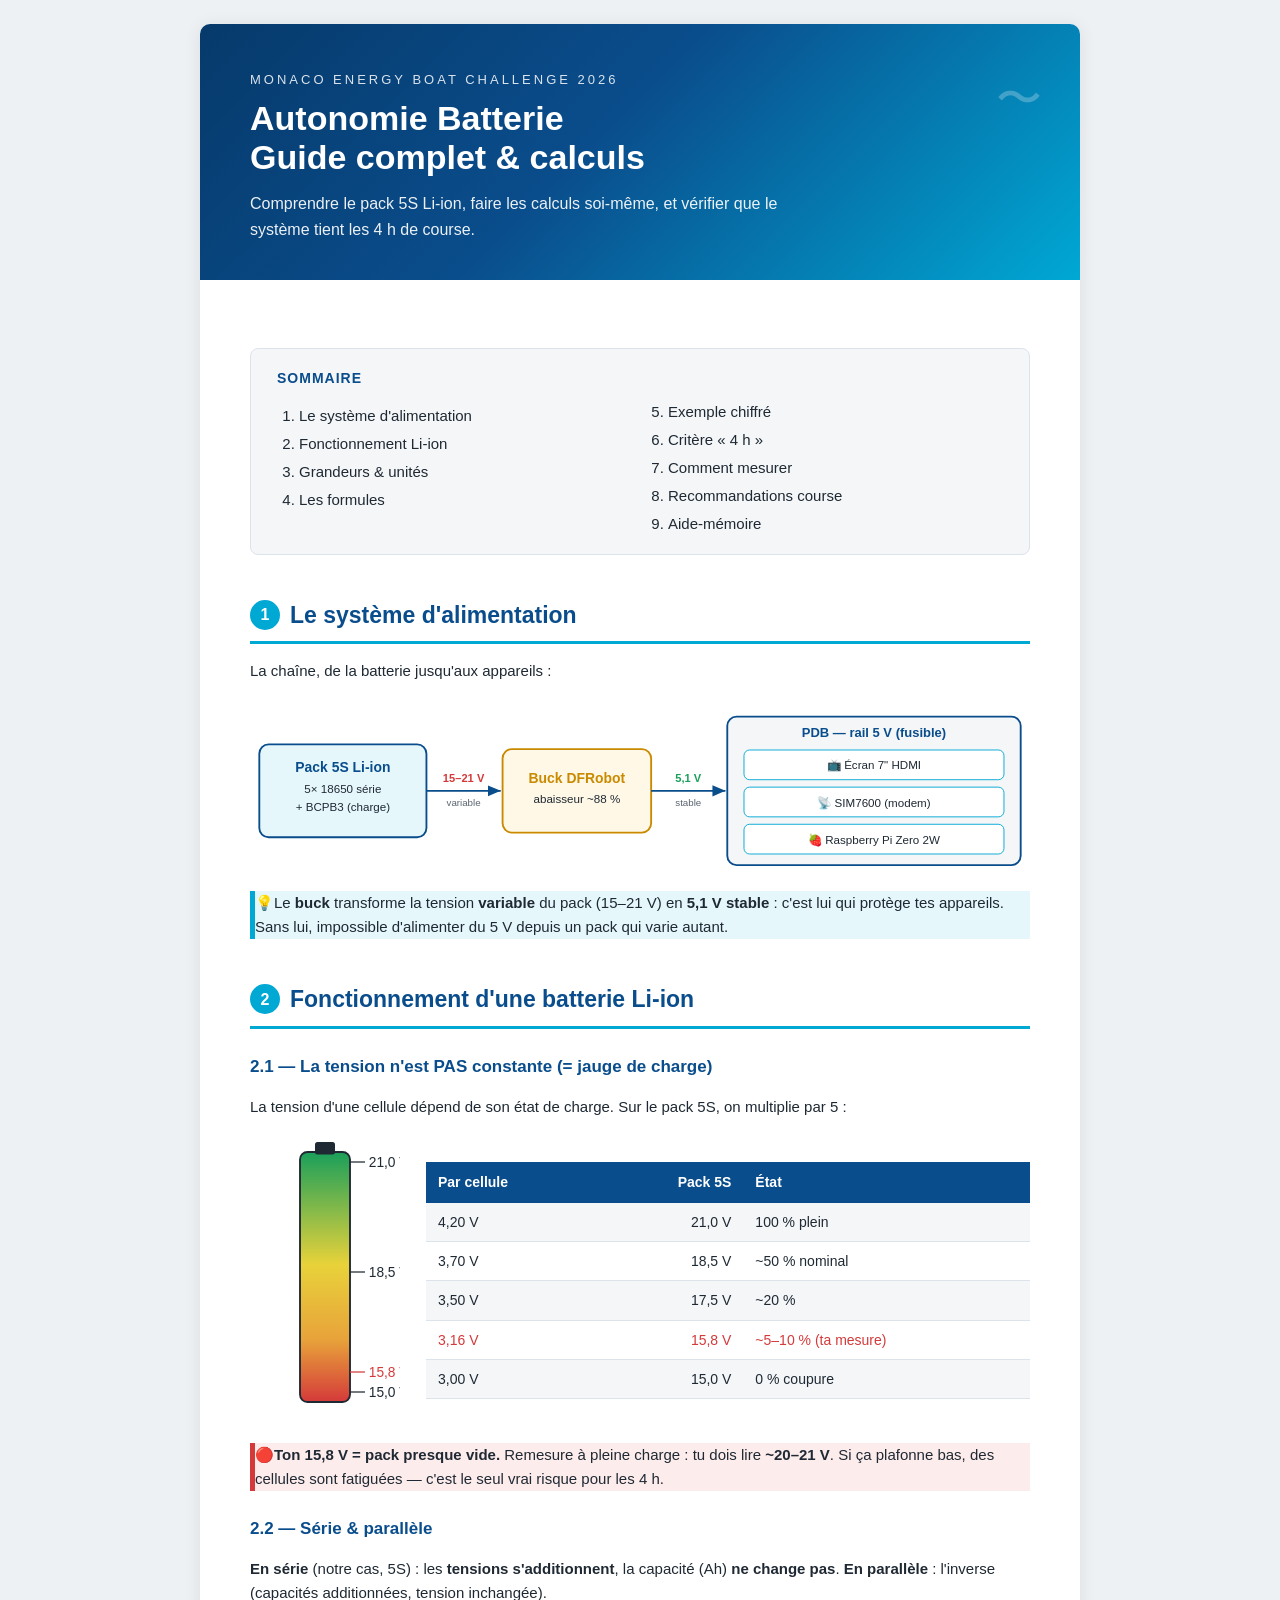
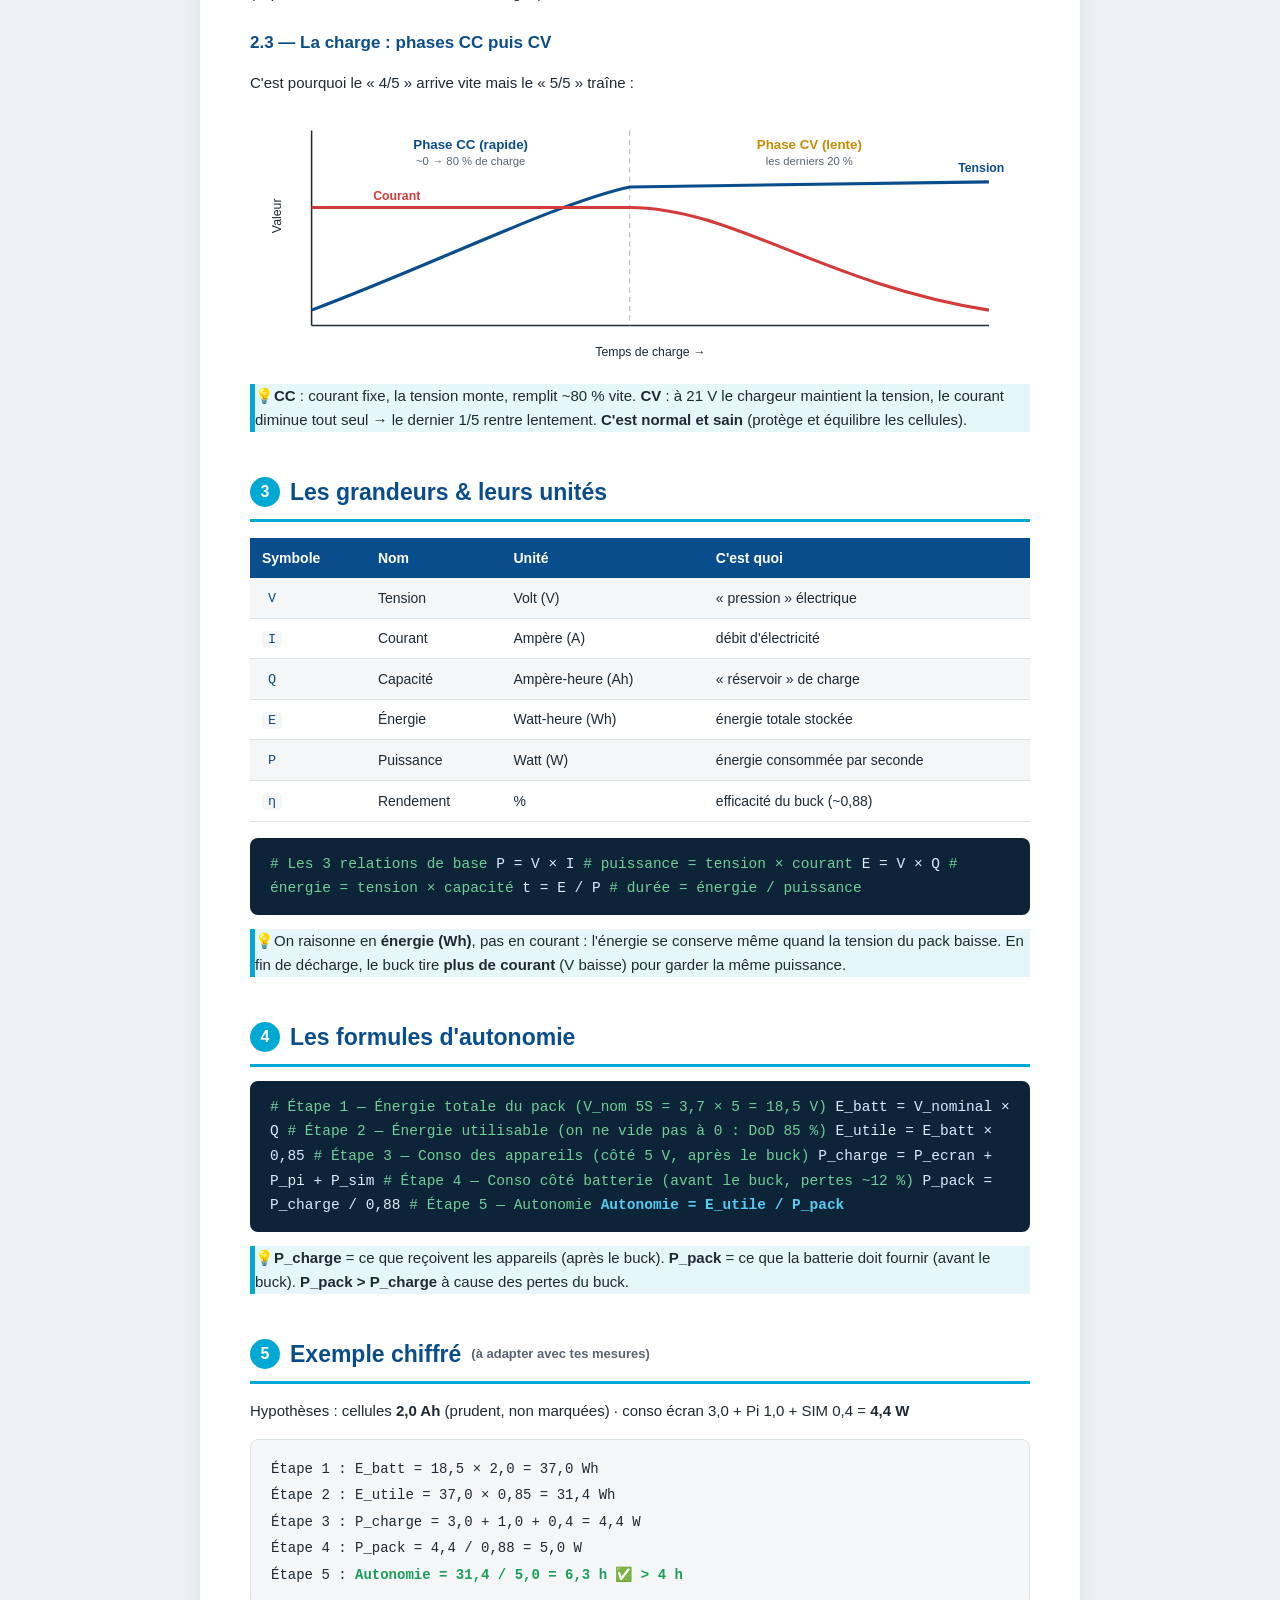
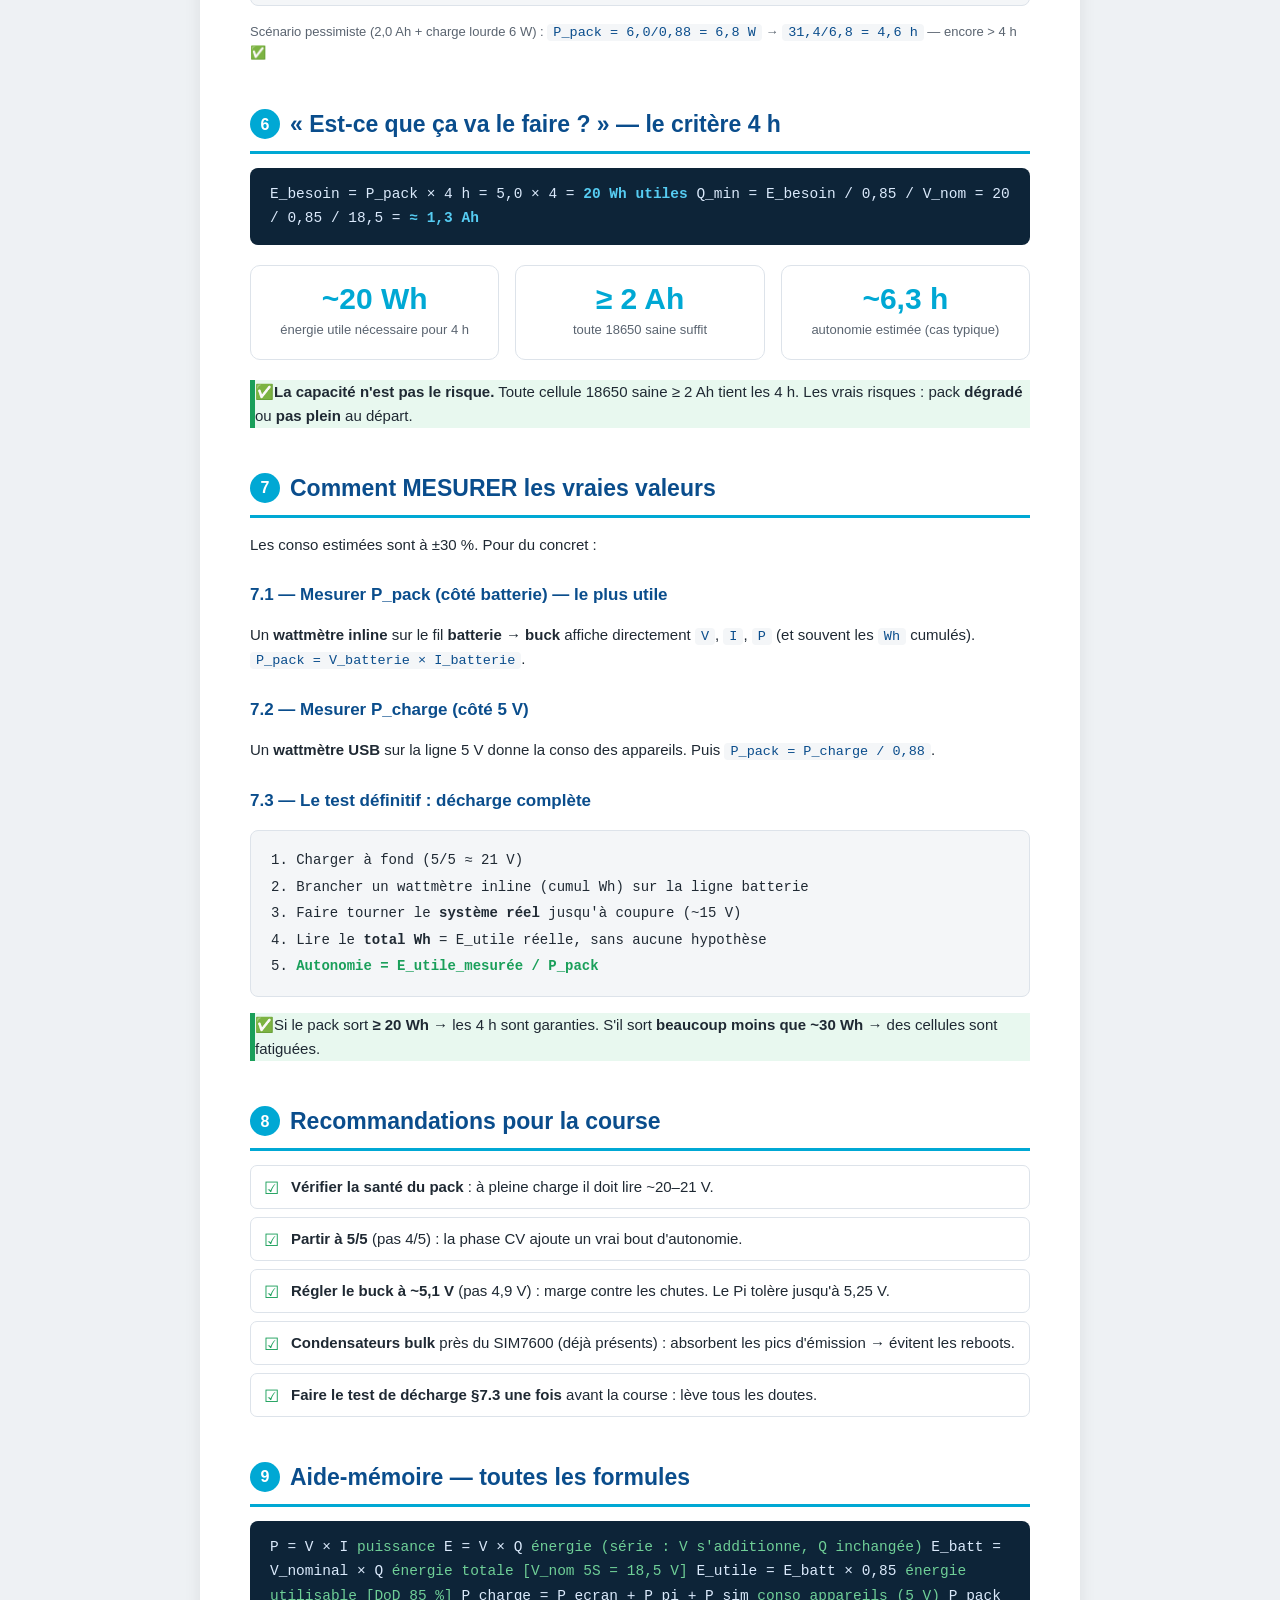
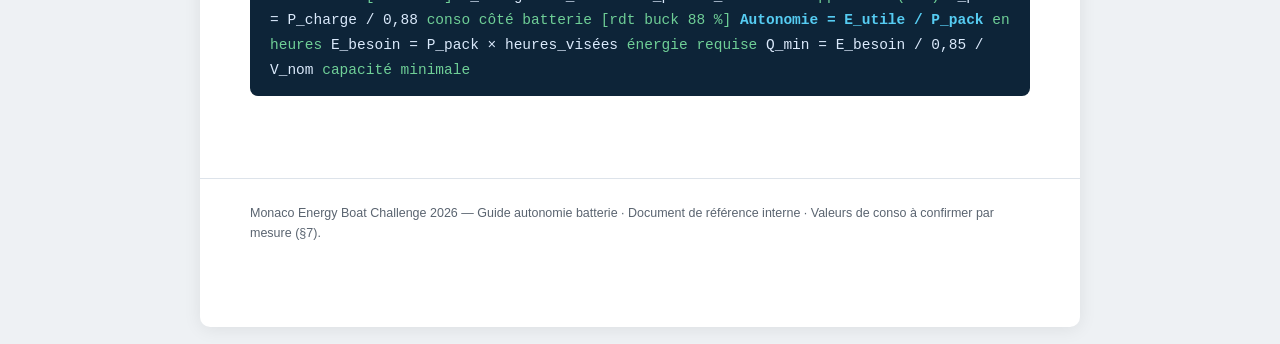
<file: docs/autonomie_batterie.html>
<!DOCTYPE html>
<html lang="fr">
<head>
<meta charset="UTF-8">
<meta name="viewport" content="width=device-width, initial-scale=1.0">
<title>Autonomie Batterie — MEBC 2026</title>
<style>
  :root{
    --bleu:#0a4d8c; --cyan:#00a8d4; --cyan-clair:#e6f7fc;
    --vert:#1a9f5a; --vert-clair:#e8f8ef;
    --rouge:#d43a3a; --rouge-clair:#fdecaa00; --rouge-bg:#fdecec;
    --jaune:#c98a00; --jaune-bg:#fff8e6;
    --gris:#5a6470; --gris-clair:#f4f6f8; --bord:#dde3ea; --encre:#1f2933;
  }
  *{box-sizing:border-box}
  body{
    font-family:"Segoe UI",Calibri,Arial,sans-serif; color:var(--encre);
    line-height:1.6; margin:0; background:#eef1f4; font-size:15px;
  }
  .page{max-width:880px; margin:24px auto; background:#fff; padding:0 0 60px;
    box-shadow:0 2px 18px rgba(0,0,0,.08); border-radius:10px; overflow:hidden}

  /* ---------- En-tete ---------- */
  header{
    background:linear-gradient(135deg,#063a6b 0%,#0a4d8c 45%,#00a8d4 100%);
    color:#fff; padding:46px 50px 38px; position:relative;
  }
  header .kicker{font-size:13px; letter-spacing:3px; text-transform:uppercase;
    opacity:.85; margin:0 0 8px}
  header h1{margin:0; font-size:34px; font-weight:700; line-height:1.15}
  header .sub{margin:14px 0 0; font-size:16px; opacity:.92; max-width:560px}
  header .wave{position:absolute; right:38px; top:38px; font-size:46px; opacity:.25}

  main{padding:38px 50px}

  h2{color:var(--bleu); font-size:23px; margin:42px 0 14px; padding-bottom:8px;
    border-bottom:3px solid var(--cyan); display:flex; align-items:center; gap:10px}
  h2 .n{background:var(--cyan); color:#fff; width:30px; height:30px; border-radius:50%;
    display:inline-flex; align-items:center; justify-content:center; font-size:16px;
    flex:0 0 auto}
  h3{color:var(--bleu); font-size:17px; margin:24px 0 8px}

  /* ---------- Sommaire ---------- */
  .toc{background:var(--gris-clair); border:1px solid var(--bord); border-radius:8px;
    padding:18px 26px; margin:30px 0}
  .toc h4{margin:0 0 10px; color:var(--bleu); font-size:14px; letter-spacing:1px;
    text-transform:uppercase}
  .toc ol{margin:0; padding-left:22px; columns:2; column-gap:34px}
  .toc li{margin:4px 0}
  .toc a{color:var(--encre); text-decoration:none}
  .toc a:hover{color:var(--cyan); text-decoration:underline}

  /* ---------- Encadres ---------- */
  .box{border-radius:8px; padding:14px 18px 14px 48px; margin:18px 0; position:relative}
  .box::before{position:absolute; left:16px; top:13px; font-size:20px}
  .info{background:var(--cyan-clair); border-left:5px solid var(--cyan)}
  .info::before{content:"💡"}
  .warn{background:var(--jaune-bg); border-left:5px solid var(--jaune)}
  .warn::before{content:"⚠️"}
  .ok{background:var(--vert-clair); border-left:5px solid var(--vert)}
  .ok::before{content:"✅"}
  .danger{background:var(--rouge-bg); border-left:5px solid var(--rouge)}
  .danger::before{content:"🔴"}
  .box b{color:var(--encre)}

  /* ---------- Tableaux ---------- */
  table{border-collapse:collapse; width:100%; margin:16px 0; font-size:14px}
  th{background:var(--bleu); color:#fff; text-align:left; padding:9px 12px; font-weight:600}
  td{padding:8px 12px; border-bottom:1px solid var(--bord)}
  tr:nth-child(even) td{background:var(--gris-clair)}
  td.num,th.num{text-align:right; font-variant-numeric:tabular-nums}

  /* ---------- Formules ---------- */
  .formula{background:#0d2438; color:#dbeafc; font-family:"Consolas",monospace;
    padding:14px 20px; border-radius:8px; margin:14px 0; font-size:14.5px;
    overflow-x:auto; line-height:1.7}
  .formula .c{color:#6fcf97}              /* commentaire */
  .formula .k{color:#56ccf2; font-weight:bold}  /* resultat */
  .calc{background:var(--gris-clair); border:1px solid var(--bord); border-radius:8px;
    padding:16px 20px; margin:16px 0; font-family:"Consolas",monospace; font-size:14px;
    line-height:1.9}
  .calc .res{color:var(--vert); font-weight:bold}

  /* ---------- Jauge batterie ---------- */
  .gauge-wrap{display:flex; gap:26px; align-items:center; flex-wrap:wrap; margin:18px 0}
  .legend{font-size:13.5px}
  .legend div{margin:5px 0; display:flex; align-items:center; gap:8px}
  .chip{width:14px; height:14px; border-radius:3px; flex:0 0 auto}

  /* ---------- Cartes recap ---------- */
  .cards{display:flex; gap:16px; flex-wrap:wrap; margin:20px 0}
  .card{flex:1 1 200px; border:1px solid var(--bord); border-radius:10px; padding:18px;
    text-align:center; background:#fff}
  .card .big{font-size:30px; font-weight:700; color:var(--cyan); line-height:1}
  .card .lbl{font-size:13px; color:var(--gris); margin-top:6px}

  /* ---------- Checklist ---------- */
  ul.check{list-style:none; padding:0; margin:14px 0}
  ul.check li{padding:9px 12px 9px 40px; position:relative; border:1px solid var(--bord);
    border-radius:7px; margin:8px 0; background:#fff}
  ul.check li::before{content:"☑"; position:absolute; left:13px; top:9px; color:var(--vert);
    font-size:17px}

  code{background:var(--gris-clair); padding:1px 6px; border-radius:4px;
    font-family:"Consolas",monospace; font-size:13.5px; color:var(--bleu)}
  .small{font-size:13px; color:var(--gris)}
  footer{padding:24px 50px; color:var(--gris); font-size:12.5px; border-top:1px solid var(--bord);
    margin-top:30px}
  @media print{body{background:#fff}.page{box-shadow:none;margin:0;border-radius:0}}
</style>
</head>
<body>
<div class="page">

<header>
  <span class="wave">〜</span>
  <p class="kicker">Monaco Energy Boat Challenge 2026</p>
  <h1>Autonomie Batterie<br>Guide complet & calculs</h1>
  <p class="sub">Comprendre le pack 5S Li-ion, faire les calculs soi-même, et vérifier
  que le système tient les 4 h de course.</p>
</header>

<main>

  <div class="toc">
    <h4>Sommaire</h4>
    <ol>
      <li><a href="#s1">Le système d'alimentation</a></li>
      <li><a href="#s2">Fonctionnement Li-ion</a></li>
      <li><a href="#s3">Grandeurs & unités</a></li>
      <li><a href="#s4">Les formules</a></li>
      <li><a href="#s5">Exemple chiffré</a></li>
      <li><a href="#s6">Critère « 4 h »</a></li>
      <li><a href="#s7">Comment mesurer</a></li>
      <li><a href="#s8">Recommandations course</a></li>
      <li><a href="#s9">Aide-mémoire</a></li>
    </ol>
  </div>

  <!-- ====== 1 ====== -->
  <h2 id="s1"><span class="n">1</span>Le système d'alimentation</h2>
  <p>La chaîne, de la batterie jusqu'aux appareils :</p>

  <svg viewBox="0 0 840 200" width="100%" role="img" aria-label="Schema chaine alimentation">
    <defs>
      <marker id="ar" markerWidth="10" markerHeight="10" refX="7" refY="3" orient="auto">
        <path d="M0,0 L7,3 L0,6 Z" fill="#0a4d8c"/>
      </marker>
    </defs>
    <!-- pack -->
    <rect x="10" y="50" width="180" height="100" rx="10" fill="#e6f7fc" stroke="#0a4d8c" stroke-width="2"/>
    <text x="100" y="80" text-anchor="middle" font-size="15" font-weight="bold" fill="#0a4d8c">Pack 5S Li-ion</text>
    <text x="100" y="102" text-anchor="middle" font-size="12.5" fill="#1f2933">5× 18650 série</text>
    <text x="100" y="122" text-anchor="middle" font-size="12.5" fill="#1f2933">+ BCPB3 (charge)</text>
    <!-- fleche 1 -->
    <line x1="190" y1="100" x2="270" y2="100" stroke="#0a4d8c" stroke-width="2" marker-end="url(#ar)"/>
    <text x="230" y="90" text-anchor="middle" font-size="12" fill="#d43a3a" font-weight="bold">15–21 V</text>
    <text x="230" y="116" text-anchor="middle" font-size="10.5" fill="#5a6470">variable</text>
    <!-- buck -->
    <rect x="272" y="55" width="160" height="90" rx="10" fill="#fff8e6" stroke="#c98a00" stroke-width="2"/>
    <text x="352" y="92" text-anchor="middle" font-size="15" font-weight="bold" fill="#c98a00">Buck DFRobot</text>
    <text x="352" y="113" text-anchor="middle" font-size="12.5" fill="#1f2933">abaisseur ~88 %</text>
    <!-- fleche 2 -->
    <line x1="432" y1="100" x2="512" y2="100" stroke="#0a4d8c" stroke-width="2" marker-end="url(#ar)"/>
    <text x="472" y="90" text-anchor="middle" font-size="12" fill="#1a9f5a" font-weight="bold">5,1 V</text>
    <text x="472" y="116" text-anchor="middle" font-size="10.5" fill="#5a6470">stable</text>
    <!-- PDB + charges -->
    <rect x="514" y="20" width="316" height="160" rx="10" fill="#f4f6f8" stroke="#0a4d8c" stroke-width="2"/>
    <text x="672" y="42" text-anchor="middle" font-size="14" font-weight="bold" fill="#0a4d8c">PDB — rail 5 V (fusible)</text>
    <rect x="532" y="56" width="280" height="32" rx="6" fill="#fff" stroke="#00a8d4"/>
    <text x="672" y="77" text-anchor="middle" font-size="12.5" fill="#1f2933">📺 Écran 7" HDMI</text>
    <rect x="532" y="96" width="280" height="32" rx="6" fill="#fff" stroke="#00a8d4"/>
    <text x="672" y="117" text-anchor="middle" font-size="12.5" fill="#1f2933">📡 SIM7600 (modem)</text>
    <rect x="532" y="136" width="280" height="32" rx="6" fill="#fff" stroke="#00a8d4"/>
    <text x="672" y="157" text-anchor="middle" font-size="12.5" fill="#1f2933">🍓 Raspberry Pi Zero 2W</text>
  </svg>

  <div class="info">Le <b>buck</b> transforme la tension <b>variable</b> du pack (15–21 V) en
  <b>5,1 V stable</b> : c'est lui qui protège tes appareils. Sans lui, impossible
  d'alimenter du 5 V depuis un pack qui varie autant.</div>

  <!-- ====== 2 ====== -->
  <h2 id="s2"><span class="n">2</span>Fonctionnement d'une batterie Li-ion</h2>

  <h3>2.1 — La tension n'est PAS constante (= jauge de charge)</h3>
  <p>La tension d'une cellule dépend de son état de charge. Sur le pack 5S, on multiplie par 5 :</p>

  <div class="gauge-wrap">
    <!-- jauge verticale -->
    <svg viewBox="0 0 120 230" width="150" role="img" aria-label="Jauge tension pack">
      <defs>
        <linearGradient id="g" x1="0" y1="1" x2="0" y2="0">
          <stop offset="0%" stop-color="#d43a3a"/>
          <stop offset="25%" stop-color="#e8a33a"/>
          <stop offset="55%" stop-color="#e8d23a"/>
          <stop offset="100%" stop-color="#1a9f5a"/>
        </linearGradient>
      </defs>
      <rect x="40" y="12" width="40" height="200" rx="6" fill="url(#g)" stroke="#1f2933" stroke-width="1.5"/>
      <rect x="52" y="4" width="16" height="10" rx="2" fill="#1f2933"/>
      <!-- reperes -->
      <g font-size="11" fill="#1f2933">
        <line x1="80" y1="20" x2="92" y2="20" stroke="#1f2933"/><text x="95" y="24">21,0 V · plein</text>
        <line x1="80" y1="108" x2="92" y2="108" stroke="#1f2933"/><text x="95" y="112">18,5 V · ~50 %</text>
        <line x1="80" y1="188" x2="92" y2="188" stroke="#d43a3a"/><text x="95" y="192" fill="#d43a3a">15,8 V · ta mesure</text>
        <line x1="80" y1="204" x2="92" y2="204" stroke="#1f2933"/><text x="95" y="208">15,0 V · vide</text>
      </g>
    </svg>
    <table style="flex:1 1 320px">
      <tr><th>Par cellule</th><th class="num">Pack 5S</th><th>État</th></tr>
      <tr><td>4,20 V</td><td class="num">21,0 V</td><td>100 % plein</td></tr>
      <tr><td>3,70 V</td><td class="num">18,5 V</td><td>~50 % nominal</td></tr>
      <tr><td>3,50 V</td><td class="num">17,5 V</td><td>~20 %</td></tr>
      <tr><td style="color:#d43a3a">3,16 V</td><td class="num" style="color:#d43a3a">15,8 V</td><td style="color:#d43a3a">~5–10 % (ta mesure)</td></tr>
      <tr><td>3,00 V</td><td class="num">15,0 V</td><td>0 % coupure</td></tr>
    </table>
  </div>

  <div class="danger"><b>Ton 15,8 V = pack presque vide.</b> Remesure à pleine charge :
  tu dois lire <b>~20–21 V</b>. Si ça plafonne bas, des cellules sont fatiguées — c'est
  le seul vrai risque pour les 4 h.</div>

  <h3>2.2 — Série & parallèle</h3>
  <p><b>En série</b> (notre cas, 5S) : les <b>tensions s'additionnent</b>, la capacité
  (Ah) <b>ne change pas</b>. <b>En parallèle</b> : l'inverse (capacités additionnées,
  tension inchangée).</p>

  <h3>2.3 — La charge : phases CC puis CV</h3>
  <p>C'est pourquoi le « 4/5 » arrive vite mais le « 5/5 » traîne :</p>

  <svg viewBox="0 0 760 260" width="100%" role="img" aria-label="Courbe de charge CC CV">
    <!-- axes -->
    <line x1="60" y1="20" x2="60" y2="210" stroke="#1f2933" stroke-width="1.5"/>
    <line x1="60" y1="210" x2="720" y2="210" stroke="#1f2933" stroke-width="1.5"/>
    <text x="30" y="120" font-size="12" fill="#1f2933" transform="rotate(-90 30,120)">Valeur</text>
    <text x="390" y="240" font-size="12" fill="#1f2933" text-anchor="middle">Temps de charge →</text>
    <!-- separation CC/CV -->
    <line x1="370" y1="20" x2="370" y2="210" stroke="#aab4bf" stroke-width="1" stroke-dasharray="5 4"/>
    <text x="215" y="38" font-size="13" fill="#0a4d8c" text-anchor="middle" font-weight="bold">Phase CC (rapide)</text>
    <text x="545" y="38" font-size="13" fill="#c98a00" text-anchor="middle" font-weight="bold">Phase CV (lente)</text>
    <text x="215" y="54" font-size="11" fill="#5a6470" text-anchor="middle">~0 → 80 % de charge</text>
    <text x="545" y="54" font-size="11" fill="#5a6470" text-anchor="middle">les derniers 20 %</text>
    <!-- courbe tension (monte puis plateau) -->
    <path d="M60,195 C180,150 300,90 370,75 L720,70" fill="none" stroke="#0a4d8c" stroke-width="3"/>
    <text x="690" y="60" font-size="12" fill="#0a4d8c" font-weight="bold">Tension</text>
    <!-- courbe courant (constant puis chute) -->
    <path d="M60,95 L370,95 C470,95 560,170 720,195" fill="none" stroke="#d43a3a" stroke-width="3"/>
    <text x="120" y="88" font-size="12" fill="#d43a3a" font-weight="bold">Courant</text>
  </svg>

  <div class="info"><b>CC</b> : courant fixe, la tension monte, remplit ~80 % vite.
  <b>CV</b> : à 21 V le chargeur maintient la tension, le courant diminue tout seul →
  le dernier 1/5 rentre lentement. <b>C'est normal et sain</b> (protège et équilibre les cellules).</div>

  <!-- ====== 3 ====== -->
  <h2 id="s3"><span class="n">3</span>Les grandeurs & leurs unités</h2>
  <table>
    <tr><th>Symbole</th><th>Nom</th><th>Unité</th><th>C'est quoi</th></tr>
    <tr><td><code>V</code></td><td>Tension</td><td>Volt (V)</td><td>« pression » électrique</td></tr>
    <tr><td><code>I</code></td><td>Courant</td><td>Ampère (A)</td><td>débit d'électricité</td></tr>
    <tr><td><code>Q</code></td><td>Capacité</td><td>Ampère-heure (Ah)</td><td>« réservoir » de charge</td></tr>
    <tr><td><code>E</code></td><td>Énergie</td><td>Watt-heure (Wh)</td><td>énergie totale stockée</td></tr>
    <tr><td><code>P</code></td><td>Puissance</td><td>Watt (W)</td><td>énergie consommée par seconde</td></tr>
    <tr><td><code>η</code></td><td>Rendement</td><td>%</td><td>efficacité du buck (~0,88)</td></tr>
  </table>
  <div class="formula"><span class="c"># Les 3 relations de base</span>
P = V × I        <span class="c"># puissance  = tension × courant</span>
E = V × Q        <span class="c"># énergie    = tension × capacité</span>
t = E / P        <span class="c"># durée      = énergie / puissance</span></div>
  <div class="info">On raisonne en <b>énergie (Wh)</b>, pas en courant : l'énergie se
  conserve même quand la tension du pack baisse. En fin de décharge, le buck tire
  <b>plus de courant</b> (V baisse) pour garder la même puissance.</div>

  <!-- ====== 4 ====== -->
  <h2 id="s4"><span class="n">4</span>Les formules d'autonomie</h2>
  <div class="formula"><span class="c"># Étape 1 — Énergie totale du pack   (V_nom 5S = 3,7 × 5 = 18,5 V)</span>
E_batt   = V_nominal × Q

<span class="c"># Étape 2 — Énergie utilisable        (on ne vide pas à 0 : DoD 85 %)</span>
E_utile  = E_batt × 0,85

<span class="c"># Étape 3 — Conso des appareils (côté 5 V, après le buck)</span>
P_charge = P_ecran + P_pi + P_sim

<span class="c"># Étape 4 — Conso côté batterie (avant le buck, pertes ~12 %)</span>
P_pack   = P_charge / 0,88

<span class="c"># Étape 5 — Autonomie</span>
<span class="k">Autonomie = E_utile / P_pack</span></div>

  <div class="info"><b>P_charge</b> = ce que reçoivent les appareils (après le buck).
  <b>P_pack</b> = ce que la batterie doit fournir (avant le buck). <b>P_pack &gt; P_charge</b>
  à cause des pertes du buck.</div>

  <!-- ====== 5 ====== -->
  <h2 id="s5"><span class="n">5</span>Exemple chiffré <span class="small">(à adapter avec tes mesures)</span></h2>
  <p>Hypothèses : cellules <b>2,0 Ah</b> (prudent, non marquées) · conso écran 3,0 + Pi 1,0 + SIM 0,4 = <b>4,4 W</b></p>
  <div class="calc">
Étape 1 : E_batt   = 18,5 × 2,0      = 37,0 Wh<br>
Étape 2 : E_utile  = 37,0 × 0,85     = 31,4 Wh<br>
Étape 3 : P_charge = 3,0 + 1,0 + 0,4 = 4,4 W<br>
Étape 4 : P_pack   = 4,4 / 0,88      = 5,0 W<br>
Étape 5 : <span class="res">Autonomie = 31,4 / 5,0 = 6,3 h  ✅ &gt; 4 h</span>
  </div>
  <p class="small">Scénario pessimiste (2,0 Ah + charge lourde 6 W) :
  <code>P_pack = 6,0/0,88 = 6,8 W</code> → <code>31,4/6,8 = 4,6 h</code> — encore &gt; 4 h ✅</p>

  <!-- ====== 6 ====== -->
  <h2 id="s6"><span class="n">6</span>« Est-ce que ça va le faire ? » — le critère 4 h</h2>
  <div class="formula">E_besoin = P_pack × 4 h        = 5,0 × 4            = <span class="k">20 Wh utiles</span>
Q_min    = E_besoin / 0,85 / V_nom = 20 / 0,85 / 18,5 = <span class="k">≈ 1,3 Ah</span></div>
  <div class="cards">
    <div class="card"><div class="big">~20 Wh</div><div class="lbl">énergie utile nécessaire pour 4 h</div></div>
    <div class="card"><div class="big">≥ 2 Ah</div><div class="lbl">toute 18650 saine suffit</div></div>
    <div class="card"><div class="big">~6,3 h</div><div class="lbl">autonomie estimée (cas typique)</div></div>
  </div>
  <div class="ok"><b>La capacité n'est pas le risque.</b> Toute cellule 18650 saine
  ≥ 2 Ah tient les 4 h. Les vrais risques : pack <b>dégradé</b> ou <b>pas plein</b> au départ.</div>

  <!-- ====== 7 ====== -->
  <h2 id="s7"><span class="n">7</span>Comment MESURER les vraies valeurs</h2>
  <p>Les conso estimées sont à ±30 %. Pour du concret :</p>
  <h3>7.1 — Mesurer P_pack (côté batterie) — le plus utile</h3>
  <p>Un <b>wattmètre inline</b> sur le fil <b>batterie → buck</b> affiche directement
  <code>V</code>, <code>I</code>, <code>P</code> (et souvent les <code>Wh</code> cumulés).
  <code>P_pack = V_batterie × I_batterie</code>.</p>
  <h3>7.2 — Mesurer P_charge (côté 5 V)</h3>
  <p>Un <b>wattmètre USB</b> sur la ligne 5 V donne la conso des appareils. Puis
  <code>P_pack = P_charge / 0,88</code>.</p>
  <h3>7.3 — Le test définitif : décharge complète</h3>
  <div class="calc">
1. Charger à fond (5/5 ≈ 21 V)<br>
2. Brancher un wattmètre inline (cumul Wh) sur la ligne batterie<br>
3. Faire tourner le <b>système réel</b> jusqu'à coupure (~15 V)<br>
4. Lire le <b>total Wh</b> = E_utile réelle, sans aucune hypothèse<br>
5. <span class="res">Autonomie = E_utile_mesurée / P_pack</span>
  </div>
  <div class="ok">Si le pack sort <b>≥ 20 Wh</b> → les 4 h sont garanties.
  S'il sort <b>beaucoup moins que ~30 Wh</b> → des cellules sont fatiguées.</div>

  <!-- ====== 8 ====== -->
  <h2 id="s8"><span class="n">8</span>Recommandations pour la course</h2>
  <ul class="check">
    <li><b>Vérifier la santé du pack</b> : à pleine charge il doit lire ~20–21 V.</li>
    <li><b>Partir à 5/5</b> (pas 4/5) : la phase CV ajoute un vrai bout d'autonomie.</li>
    <li><b>Régler le buck à ~5,1 V</b> (pas 4,9 V) : marge contre les chutes. Le Pi tolère jusqu'à 5,25 V.</li>
    <li><b>Condensateurs bulk</b> près du SIM7600 (déjà présents) : absorbent les pics d'émission → évitent les reboots.</li>
    <li><b>Faire le test de décharge §7.3 une fois</b> avant la course : lève tous les doutes.</li>
  </ul>

  <!-- ====== 9 ====== -->
  <h2 id="s9"><span class="n">9</span>Aide-mémoire — toutes les formules</h2>
  <div class="formula">P = V × I                              <span class="c">puissance</span>
E = V × Q                              <span class="c">énergie (série : V s'additionne, Q inchangée)</span>

E_batt    = V_nominal × Q              <span class="c">énergie totale        [V_nom 5S = 18,5 V]</span>
E_utile   = E_batt × 0,85             <span class="c">énergie utilisable    [DoD 85 %]</span>
P_charge  = P_ecran + P_pi + P_sim    <span class="c">conso appareils (5 V)</span>
P_pack    = P_charge / 0,88           <span class="c">conso côté batterie   [rdt buck 88 %]</span>
<span class="k">Autonomie = E_utile / P_pack</span>          <span class="c">en heures</span>

E_besoin  = P_pack × heures_visées    <span class="c">énergie requise</span>
Q_min     = E_besoin / 0,85 / V_nom   <span class="c">capacité minimale</span></div>

</main>

<footer>
  Monaco Energy Boat Challenge 2026 — Guide autonomie batterie ·
  Document de référence interne · Valeurs de conso à confirmer par mesure (§7).
</footer>

</div>
</body>
</html>
</file>
